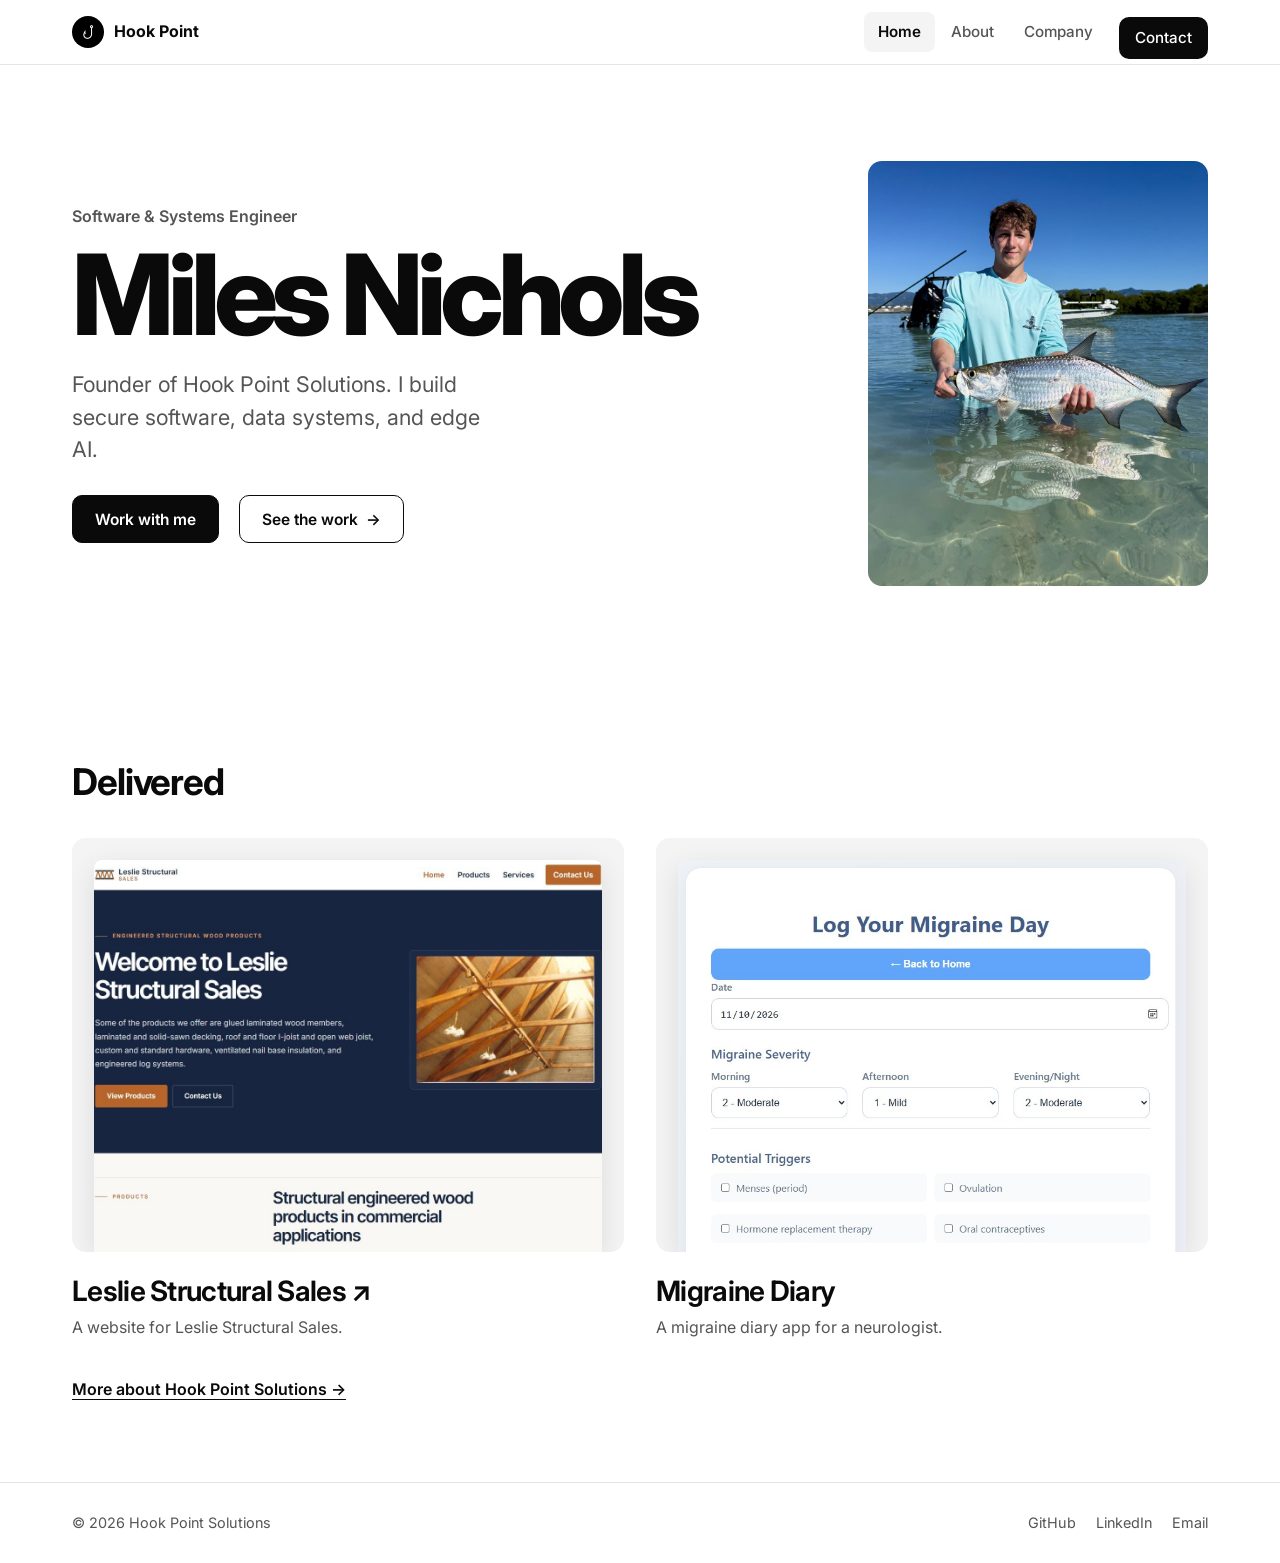
<file: index.html>
<!doctype html>
<html lang="en" class="no-js">
<head>
  <meta charset="utf-8">
  <meta name="viewport" content="width=device-width, initial-scale=1">
  <title>Miles Nichols · Hook Point Solutions</title>
  <meta name="description" content="Software &amp; systems engineer and founder of Hook Point Solutions. Secure full-stack software, data systems, and edge AI.">
  <link rel="canonical" href="https://hookpointsolutions.me/">
  <meta name="theme-color" content="#ffffff">
  <meta property="og:type" content="website">
  <meta property="og:title" content="Miles Nichols · Hook Point Solutions">
  <meta property="og:description" content="Secure full-stack software, data systems, and edge AI.">
  <meta property="og:url" content="https://hookpointsolutions.me/">
  <meta property="og:image" content="https://hookpointsolutions.me/banner.jpg">
  <meta name="twitter:card" content="summary_large_image">
  <meta name="twitter:image" content="https://hookpointsolutions.me/banner.jpg">
  <link rel="icon" href="logo.jpg?v=2" type="image/jpeg">
  <link rel="apple-touch-icon" href="logo.jpg?v=2">
  <link rel="preconnect" href="https://fonts.googleapis.com">
  <link rel="preconnect" href="https://fonts.gstatic.com" crossorigin>
  <link rel="stylesheet" href="https://fonts.googleapis.com/css2?family=Inter:wght@400;500;600;700;800&display=swap">
  <link rel="stylesheet" href="assets/css/styles.css?v=6">
  <script defer src="assets/js/main.js?v=6"></script>
</head>
<body>
<a class="skip-link" href="#main">Skip to content</a>

<header class="site-header">
  <div class="container header-bar">
    <a class="brand" href="index.html">
      <img class="brand-logo" src="logo.jpg?v=2" alt="" width="32" height="32">
      <span>Hook Point</span>
    </a>
    <button class="menu-btn" type="button" aria-expanded="false" aria-controls="site-nav" aria-label="Menu"><span></span><span></span></button>
    <nav class="site-nav" id="site-nav" aria-label="Primary">
      <ul>
        <li><a href="index.html" aria-current="page">Home</a></li>
        <li><a href="about.html">About</a></li>
        <li><a href="company.html">Company</a></li>
        <li><a class="nav-cta" href="contact.html">Contact</a></li>
      </ul>
    </nav>
  </div>
</header>

<main id="main">
  <section class="intro">
    <div class="container intro-grid">
      <div>
        <p class="kicker">Software &amp; Systems Engineer</p>
        <h1>Miles Nichols</h1>
        <p class="lead">Founder of Hook Point Solutions. I build secure software, data systems, and edge AI.</p>
        <div class="actions">
          <a class="btn" href="contact.html">Work with me</a>
          <a class="btn btn-line" href="company.html">See the work <span aria-hidden="true">&rarr;</span></a>
        </div>
      </div>
      <figure class="portrait">
        <img src="images/headshot.jpg" width="960" height="1200" alt="Miles Nichols wading in clear shallow water, holding a tarpon" fetchpriority="high">
      </figure>
    </div>
  </section>

  <section class="section">
    <div class="container">
      <h2>Delivered</h2>
      <div class="gallery">
        <article class="work">
          <a class="work-media" href="https://www.lesliestructural.com/" target="_blank" rel="noopener" tabindex="-1">
            <img src="images/leslie-site.jpg" width="1440" height="900" loading="lazy" alt="The Leslie Structural Sales homepage">
          </a>
          <div class="work-body">
            <h3><a href="https://www.lesliestructural.com/" target="_blank" rel="noopener">Leslie Structural Sales <span aria-hidden="true">&nearr;</span></a></h3>
            <p>A website for Leslie Structural Sales.</p>
          </div>
        </article>
        <article class="work">
          <a class="work-media" href="company.html" tabindex="-1">
            <img src="images/migraine-diary.jpg" width="832" height="624" loading="lazy" alt="The Migraine Diary daily log form">
          </a>
          <div class="work-body">
            <h3><a href="company.html">Migraine Diary</a></h3>
            <p>A migraine diary app for a neurologist.</p>
          </div>
        </article>
      </div>
      <p class="section-link"><a class="text-link" href="company.html">More about Hook Point Solutions <span aria-hidden="true">&rarr;</span></a></p>
    </div>
  </section>
</main>

<footer class="site-footer">
  <div class="container footer-bar">
    <p>&copy; <span id="year">2026</span> Hook Point Solutions</p>
    <ul>
      <li><a href="https://github.com/miles-nichols" target="_blank" rel="noopener">GitHub</a></li>
      <li><a href="https://www.linkedin.com/in/miles-nichols" target="_blank" rel="noopener">LinkedIn</a></li>
      <li><a href="mailto:miles@voilatech.com">Email</a></li>
    </ul>
  </div>
</footer>
</body>
</html>
</file>
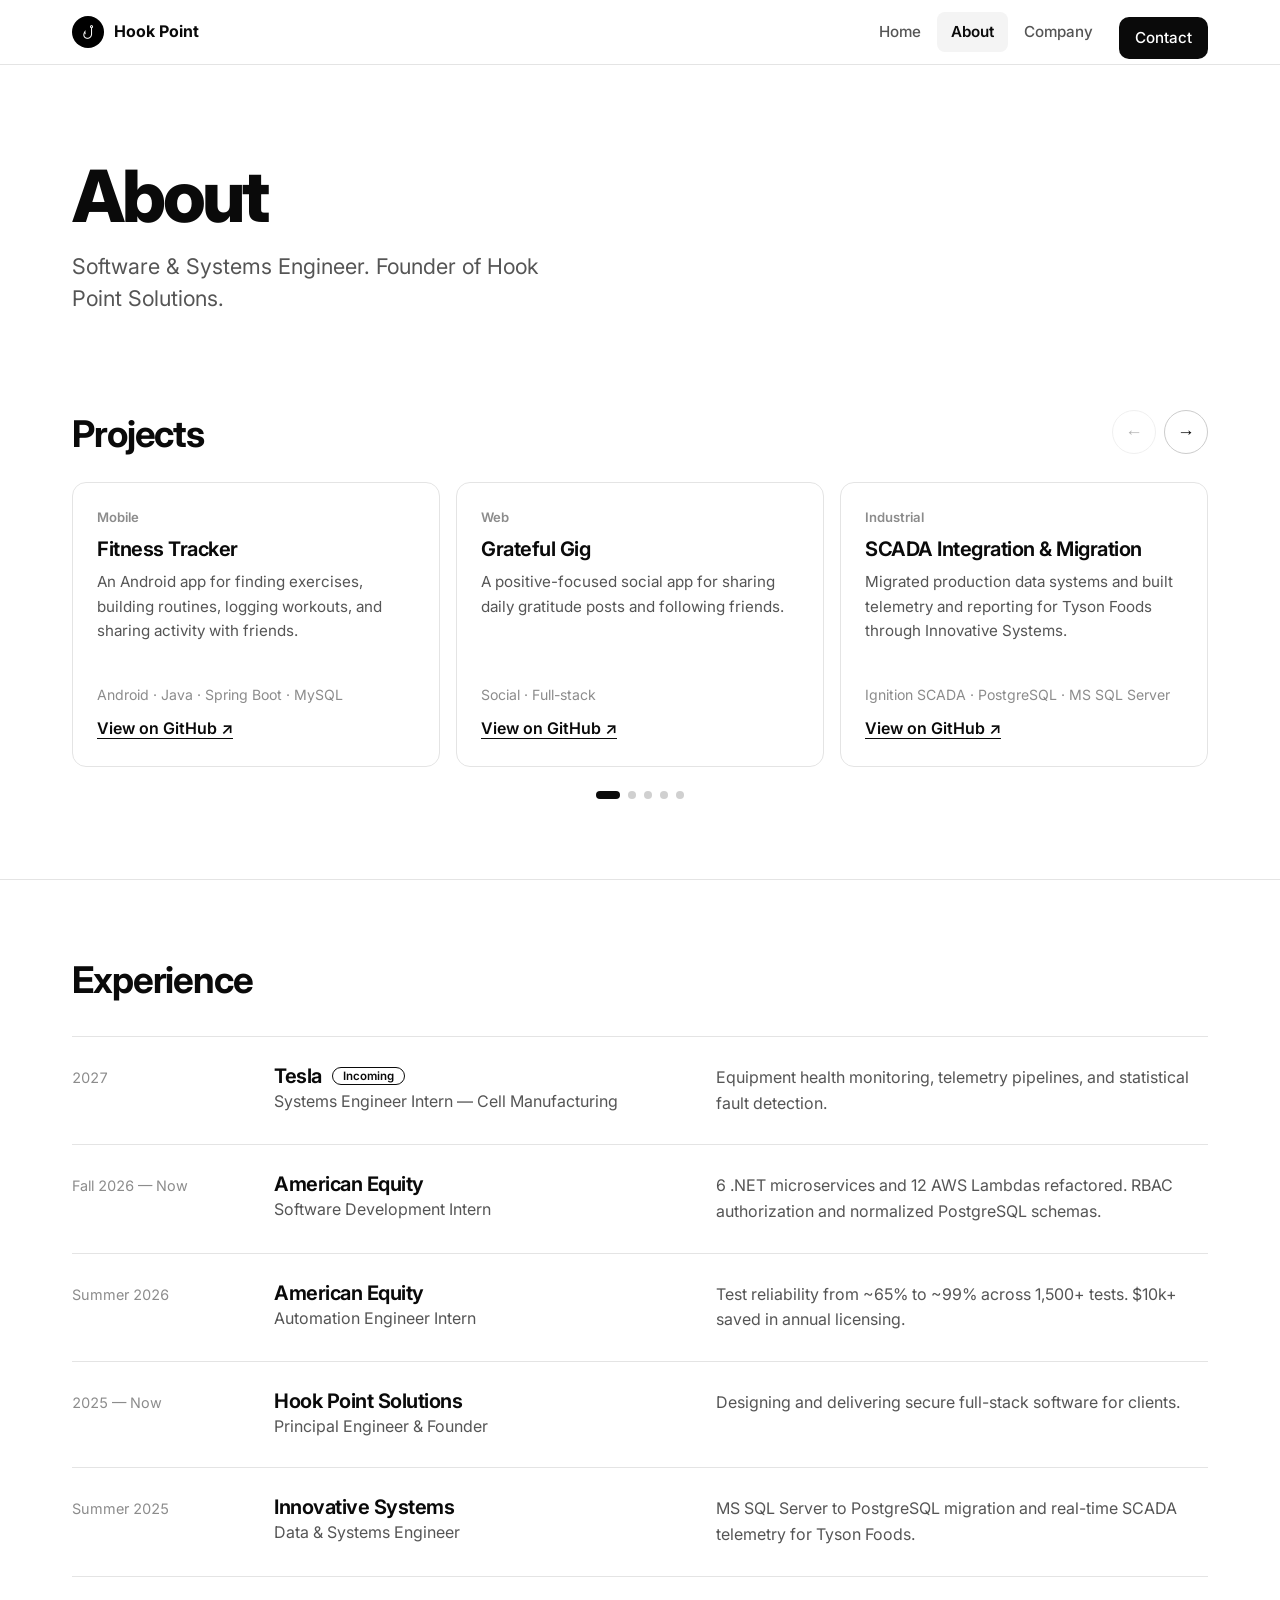
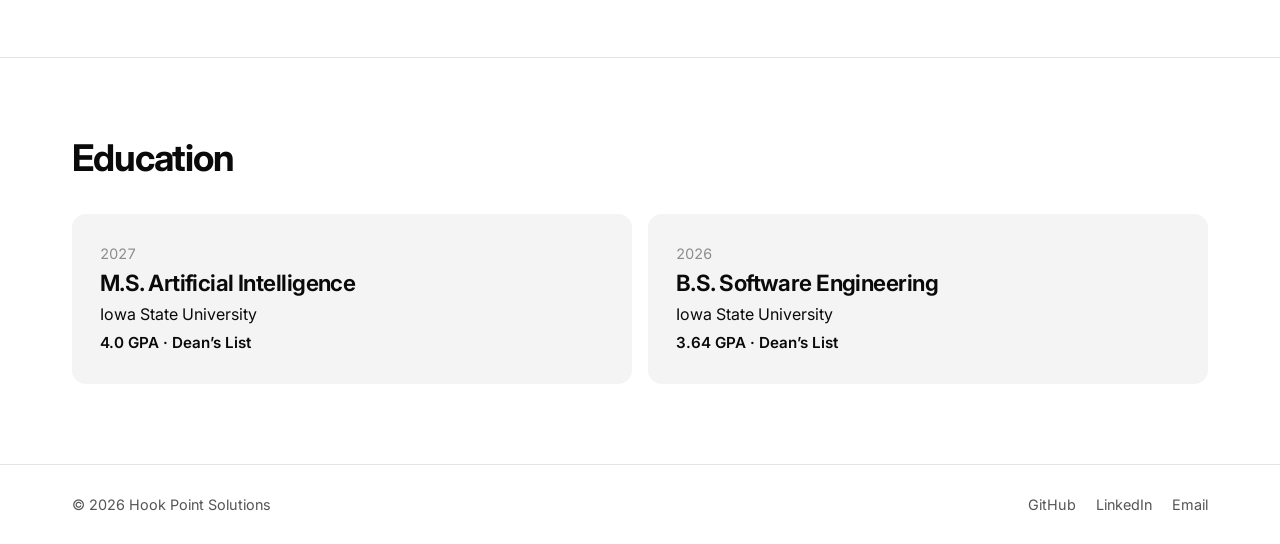
<file: about.html>
<!doctype html>
<html lang="en" class="no-js">
<head>
  <meta charset="utf-8">
  <meta name="viewport" content="width=device-width, initial-scale=1">
  <title>About · Miles Nichols</title>
  <meta name="description" content="Projects, experience, and education of Miles Nichols, software &amp; systems engineer.">
  <link rel="canonical" href="https://hookpointsolutions.me/about.html">
  <meta name="theme-color" content="#ffffff">
  <meta property="og:title" content="About · Miles Nichols">
  <meta property="og:image" content="https://hookpointsolutions.me/banner.jpg">
  <link rel="icon" href="logo.jpg?v=2" type="image/jpeg">
  <link rel="preconnect" href="https://fonts.googleapis.com">
  <link rel="preconnect" href="https://fonts.gstatic.com" crossorigin>
  <link rel="stylesheet" href="https://fonts.googleapis.com/css2?family=Inter:wght@400;500;600;700;800&display=swap">
  <link rel="stylesheet" href="assets/css/styles.css?v=6">
  <script defer src="assets/js/main.js?v=6"></script>
</head>
<body>
<a class="skip-link" href="#main">Skip to content</a>

<header class="site-header">
  <div class="container header-bar">
    <a class="brand" href="index.html">
      <img class="brand-logo" src="logo.jpg?v=2" alt="" width="32" height="32">
      <span>Hook Point</span>
    </a>
    <button class="menu-btn" type="button" aria-expanded="false" aria-controls="site-nav" aria-label="Menu"><span></span><span></span></button>
    <nav class="site-nav" id="site-nav" aria-label="Primary">
      <ul>
        <li><a href="index.html">Home</a></li>
        <li><a href="about.html" aria-current="page">About</a></li>
        <li><a href="company.html">Company</a></li>
        <li><a class="nav-cta" href="contact.html">Contact</a></li>
      </ul>
    </nav>
  </div>
</header>

<main id="main">
  <section class="page-head">
    <div class="container">
      <h1>About</h1>
      <p class="lead">Software &amp; Systems Engineer. Founder of Hook Point Solutions.</p>
    </div>
  </section>

  <section class="section" id="projects">
    <div class="container">
      <div class="head-row">
        <h2>Projects</h2>
        <div class="slider-btns">
          <button class="slider-btn" type="button" data-dir="-1" aria-label="Previous projects" aria-controls="project-track">&larr;</button>
          <button class="slider-btn" type="button" data-dir="1" aria-label="Next projects" aria-controls="project-track">&rarr;</button>
        </div>
      </div>
      <ul class="slider" id="project-track" tabindex="0" aria-label="Projects (scroll sideways for more)">
        <li class="project">
          <p class="label">Mobile</p>
          <h3>Fitness Tracker</h3>
          <p>An Android app for finding exercises, building routines, logging workouts, and sharing activity with friends.</p>
          <p class="stack">Android · Java · Spring Boot · MySQL</p>
          <a class="text-link" href="https://github.com/miles-nichols?tab=repositories" target="_blank" rel="noopener">View on GitHub <span aria-hidden="true">&nearr;</span></a>
        </li>
        <li class="project">
          <p class="label">Web</p>
          <h3>Grateful Gig</h3>
          <p>A positive-focused social app for sharing daily gratitude posts and following friends.</p>
          <p class="stack">Social · Full-stack</p>
          <a class="text-link" href="https://github.com/miles-nichols?tab=repositories" target="_blank" rel="noopener">View on GitHub <span aria-hidden="true">&nearr;</span></a>
        </li>
        <li class="project">
          <p class="label">Industrial</p>
          <h3>SCADA Integration &amp; Migration</h3>
          <p>Migrated production data systems and built telemetry and reporting for Tyson Foods through Innovative Systems.</p>
          <p class="stack">Ignition SCADA · PostgreSQL · MS SQL Server</p>
          <a class="text-link" href="https://github.com/miles-nichols?tab=repositories" target="_blank" rel="noopener">View on GitHub <span aria-hidden="true">&nearr;</span></a>
        </li>
        <li class="project">
          <p class="label">Embedded</p>
          <h3>Autonomous Robot Navigation</h3>
          <p>Embedded control and obstacle avoidance using sensors and servos, with a Python tool for live sensor visualization. Led a 6-person team.</p>
          <p class="stack">C · Python · TM4C123</p>
          <a class="text-link" href="https://github.com/miles-nichols?tab=repositories" target="_blank" rel="noopener">View on GitHub <span aria-hidden="true">&nearr;</span></a>
        </li>
        <li class="project">
          <p class="label">AI</p>
          <h3>Edge-AI Wildlife Classifier</h3>
          <p>A Raspberry Pi vision system connecting sensor-triggered detection to a cloud-backed web application.</p>
          <p class="stack">Python · Raspberry Pi · ML · Cloud</p>
          <a class="text-link" href="https://github.com/miles-nichols?tab=repositories" target="_blank" rel="noopener">View on GitHub <span aria-hidden="true">&nearr;</span></a>
        </li>
        <li class="project">
          <p class="label">AI</p>
          <h3>ASL Real-Time Transcription</h3>
          <p>Computer vision that translates sign-language video in real time at 99.28% classification accuracy.</p>
          <p class="stack">MediaPipe · OpenCV · SVM · Python</p>
          <a class="text-link" href="https://github.com/miles-nichols?tab=repositories" target="_blank" rel="noopener">View on GitHub <span aria-hidden="true">&nearr;</span></a>
        </li>
        <li class="project">
          <p class="label">Systems</p>
          <h3>ARMv8 / LEGv8 Disassembler</h3>
          <p>Decodes 32-bit machine code into assembly across 5 instruction formats, alongside hand-optimized C.</p>
          <p class="stack">Java · LEGv8 · C</p>
          <a class="text-link" href="https://github.com/miles-nichols?tab=repositories" target="_blank" rel="noopener">View on GitHub <span aria-hidden="true">&nearr;</span></a>
        </li>
      </ul>
      <div class="slider-dots" aria-hidden="true"></div>
    </div>
  </section>

  <section class="section" id="experience">
    <div class="container">
      <h2>Experience</h2>
      <ol class="rows">
        <li>
          <p class="when">2027</p>
          <div class="what"><h3>Tesla <span class="tag">Incoming</span></h3><p class="role">Systems Engineer Intern — Cell Manufacturing</p></div>
          <p class="detail">Equipment health monitoring, telemetry pipelines, and statistical fault detection.</p>
        </li>
        <li>
          <p class="when">Fall 2026 — Now</p>
          <div class="what"><h3>American Equity</h3><p class="role">Software Development Intern</p></div>
          <p class="detail">6 .NET microservices and 12 AWS Lambdas refactored. RBAC authorization and normalized PostgreSQL schemas.</p>
        </li>
        <li>
          <p class="when">Summer 2026</p>
          <div class="what"><h3>American Equity</h3><p class="role">Automation Engineer Intern</p></div>
          <p class="detail">Test reliability from ~65% to ~99% across 1,500+ tests. $10k+ saved in annual licensing.</p>
        </li>
        <li>
          <p class="when">2025 — Now</p>
          <div class="what"><h3>Hook Point Solutions</h3><p class="role">Principal Engineer &amp; Founder</p></div>
          <p class="detail">Designing and delivering secure full-stack software for clients.</p>
        </li>
        <li>
          <p class="when">Summer 2025</p>
          <div class="what"><h3>Innovative Systems</h3><p class="role">Data &amp; Systems Engineer</p></div>
          <p class="detail">MS SQL Server to PostgreSQL migration and real-time SCADA telemetry for Tyson Foods.</p>
        </li>
      </ol>
    </div>
  </section>

  <section class="section" id="education">
    <div class="container">
      <h2>Education</h2>
      <div class="two-col">
        <article class="edu">
          <p class="when">2027</p>
          <h3>M.S. Artificial Intelligence</h3>
          <p>Iowa State University</p>
          <p class="grade">4.0 GPA · Dean’s List</p>
        </article>
        <article class="edu">
          <p class="when">2026</p>
          <h3>B.S. Software Engineering</h3>
          <p>Iowa State University</p>
          <p class="grade">3.64 GPA · Dean’s List</p>
        </article>
      </div>
    </div>
  </section>
</main>

<footer class="site-footer">
  <div class="container footer-bar">
    <p>&copy; <span id="year">2026</span> Hook Point Solutions</p>
    <ul>
      <li><a href="https://github.com/miles-nichols" target="_blank" rel="noopener">GitHub</a></li>
      <li><a href="https://www.linkedin.com/in/miles-nichols" target="_blank" rel="noopener">LinkedIn</a></li>
      <li><a href="mailto:miles@voilatech.com">Email</a></li>
    </ul>
  </div>
</footer>
</body>
</html>
</file>
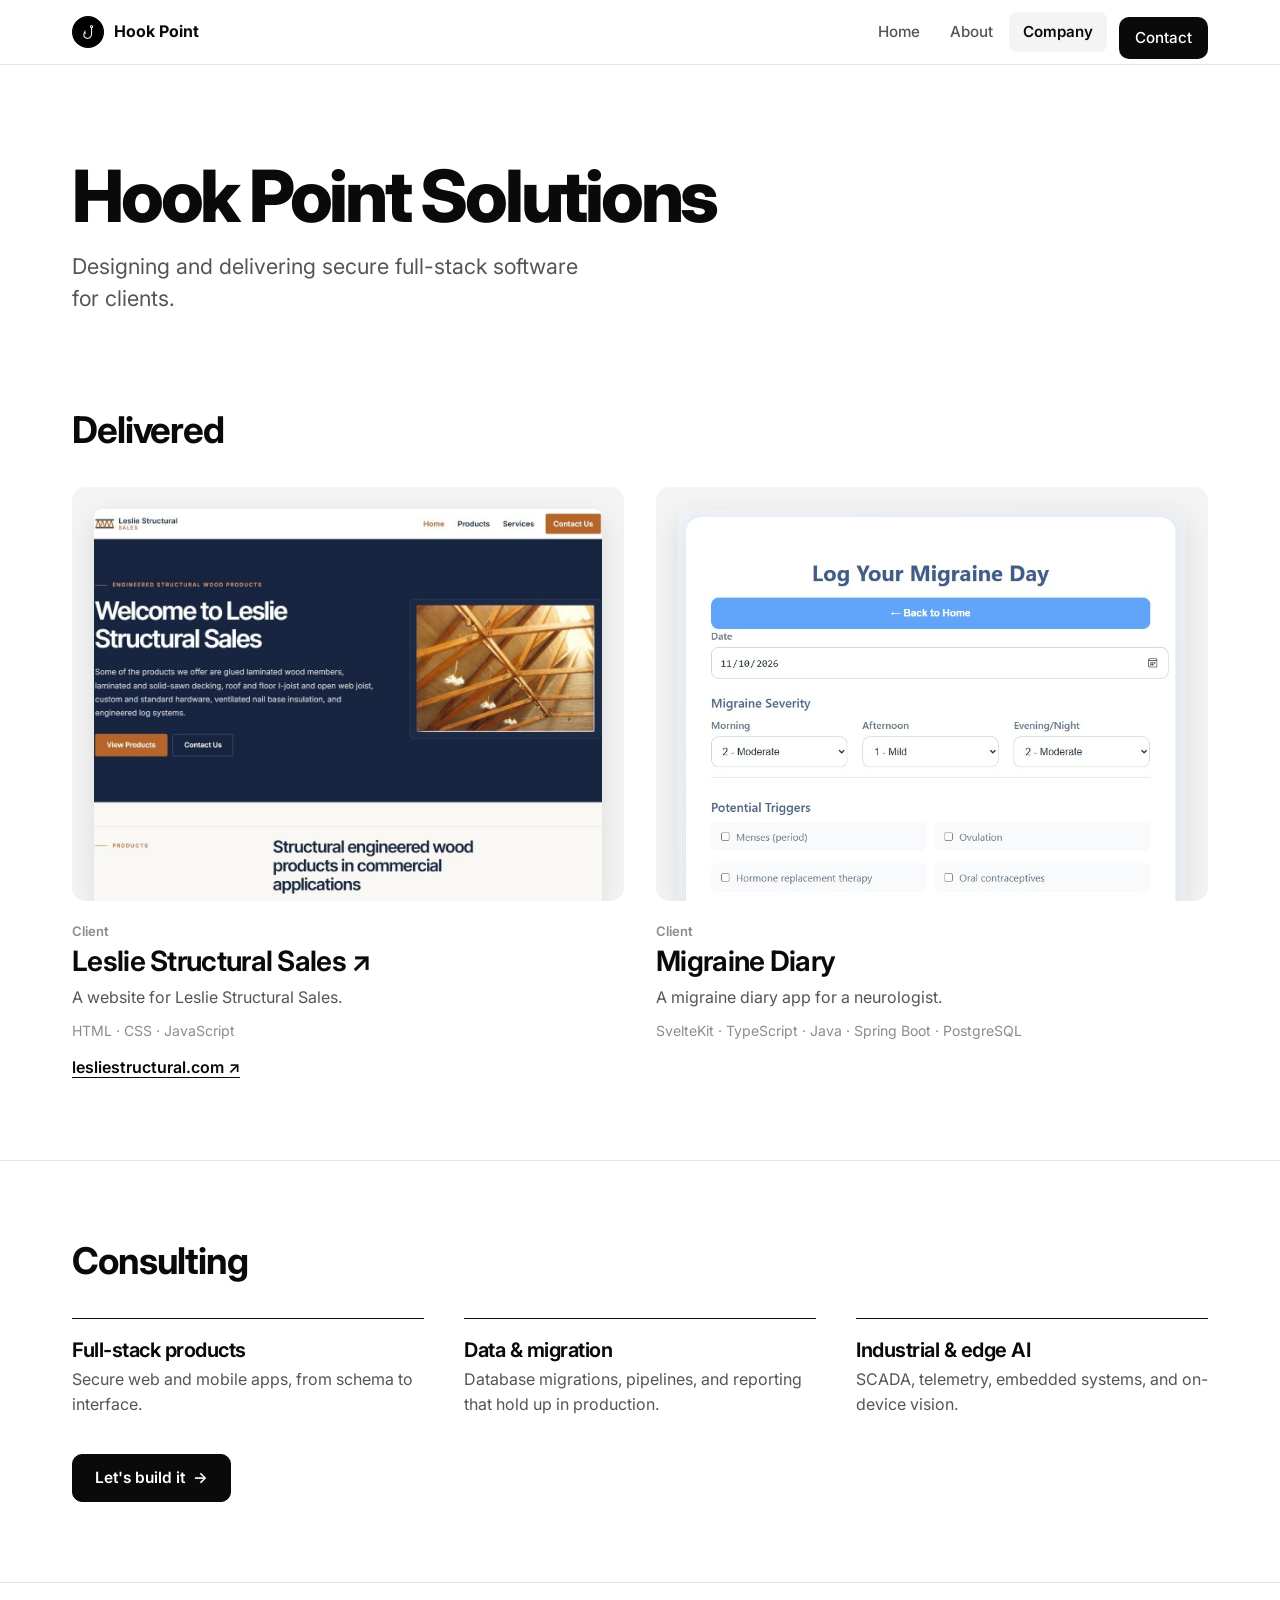
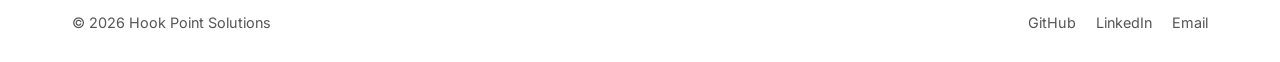
<file: company.html>
<!doctype html>
<html lang="en" class="no-js">
<head>
  <meta charset="utf-8">
  <meta name="viewport" content="width=device-width, initial-scale=1">
  <title>Hook Point Solutions · Delivered work</title>
  <meta name="description" content="Hook Point Solutions designs and delivers secure full-stack software for clients.">
  <link rel="canonical" href="https://hookpointsolutions.me/company.html">
  <meta name="theme-color" content="#ffffff">
  <meta property="og:title" content="Hook Point Solutions · Delivered work">
  <meta property="og:image" content="https://hookpointsolutions.me/banner.jpg">
  <link rel="icon" href="logo.jpg?v=2" type="image/jpeg">
  <link rel="preconnect" href="https://fonts.googleapis.com">
  <link rel="preconnect" href="https://fonts.gstatic.com" crossorigin>
  <link rel="stylesheet" href="https://fonts.googleapis.com/css2?family=Inter:wght@400;500;600;700;800&display=swap">
  <link rel="stylesheet" href="assets/css/styles.css?v=6">
  <script defer src="assets/js/main.js?v=6"></script>
</head>
<body>
<a class="skip-link" href="#main">Skip to content</a>

<header class="site-header">
  <div class="container header-bar">
    <a class="brand" href="index.html">
      <img class="brand-logo" src="logo.jpg?v=2" alt="" width="32" height="32">
      <span>Hook Point</span>
    </a>
    <button class="menu-btn" type="button" aria-expanded="false" aria-controls="site-nav" aria-label="Menu"><span></span><span></span></button>
    <nav class="site-nav" id="site-nav" aria-label="Primary">
      <ul>
        <li><a href="index.html">Home</a></li>
        <li><a href="about.html">About</a></li>
        <li><a href="company.html" aria-current="page">Company</a></li>
        <li><a class="nav-cta" href="contact.html">Contact</a></li>
      </ul>
    </nav>
  </div>
</header>

<main id="main">
  <section class="page-head">
    <div class="container">
      <h1>Hook Point Solutions</h1>
      <p class="lead">Designing and delivering secure full-stack software for clients.</p>
    </div>
  </section>

  <section class="section" id="delivered">
    <div class="container">
      <h2>Delivered</h2>
      <div class="gallery">
        <article class="work">
          <a class="work-media" href="https://www.lesliestructural.com/" target="_blank" rel="noopener" tabindex="-1">
            <img src="images/leslie-site.jpg" width="1440" height="900" loading="lazy" alt="The Leslie Structural Sales homepage">
          </a>
          <div class="work-body">
            <p class="label">Client</p>
            <h3><a href="https://www.lesliestructural.com/" target="_blank" rel="noopener">Leslie Structural Sales <span aria-hidden="true">&nearr;</span></a></h3>
            <p>A website for Leslie Structural Sales.</p>
            <p class="stack"><span class="sr-only">Stack: </span>HTML · CSS · JavaScript</p>
            <a class="text-link" href="https://www.lesliestructural.com/" target="_blank" rel="noopener">lesliestructural.com <span aria-hidden="true">&nearr;</span></a>
          </div>
        </article>
        <article class="work">
          <div class="work-media">
            <img src="images/migraine-diary.jpg" width="832" height="624" loading="lazy" alt="The Migraine Diary daily log form, with severity by time of day and a checklist of potential triggers">
          </div>
          <div class="work-body">
            <p class="label">Client</p>
            <h3>Migraine Diary</h3>
            <p>A migraine diary app for a neurologist.</p>
            <p class="stack"><span class="sr-only">Stack: </span>SvelteKit · TypeScript · Java · Spring Boot · PostgreSQL</p>
          </div>
        </article>
      </div>
    </div>
  </section>

  <section class="section" id="services">
    <div class="container">
      <h2>Consulting</h2>
      <ul class="three-col">
        <li><h3>Full-stack products</h3><p>Secure web and mobile apps, from schema to interface.</p></li>
        <li><h3>Data &amp; migration</h3><p>Database migrations, pipelines, and reporting that hold up in production.</p></li>
        <li><h3>Industrial &amp; edge AI</h3><p>SCADA, telemetry, embedded systems, and on-device vision.</p></li>
      </ul>
      <p class="section-link"><a class="btn" href="contact.html">Let's build it <span aria-hidden="true">&rarr;</span></a></p>
    </div>
  </section>
</main>

<footer class="site-footer">
  <div class="container footer-bar">
    <p>&copy; <span id="year">2026</span> Hook Point Solutions</p>
    <ul>
      <li><a href="https://github.com/miles-nichols" target="_blank" rel="noopener">GitHub</a></li>
      <li><a href="https://www.linkedin.com/in/miles-nichols" target="_blank" rel="noopener">LinkedIn</a></li>
      <li><a href="mailto:miles@voilatech.com">Email</a></li>
    </ul>
  </div>
</footer>
</body>
</html>
</file>
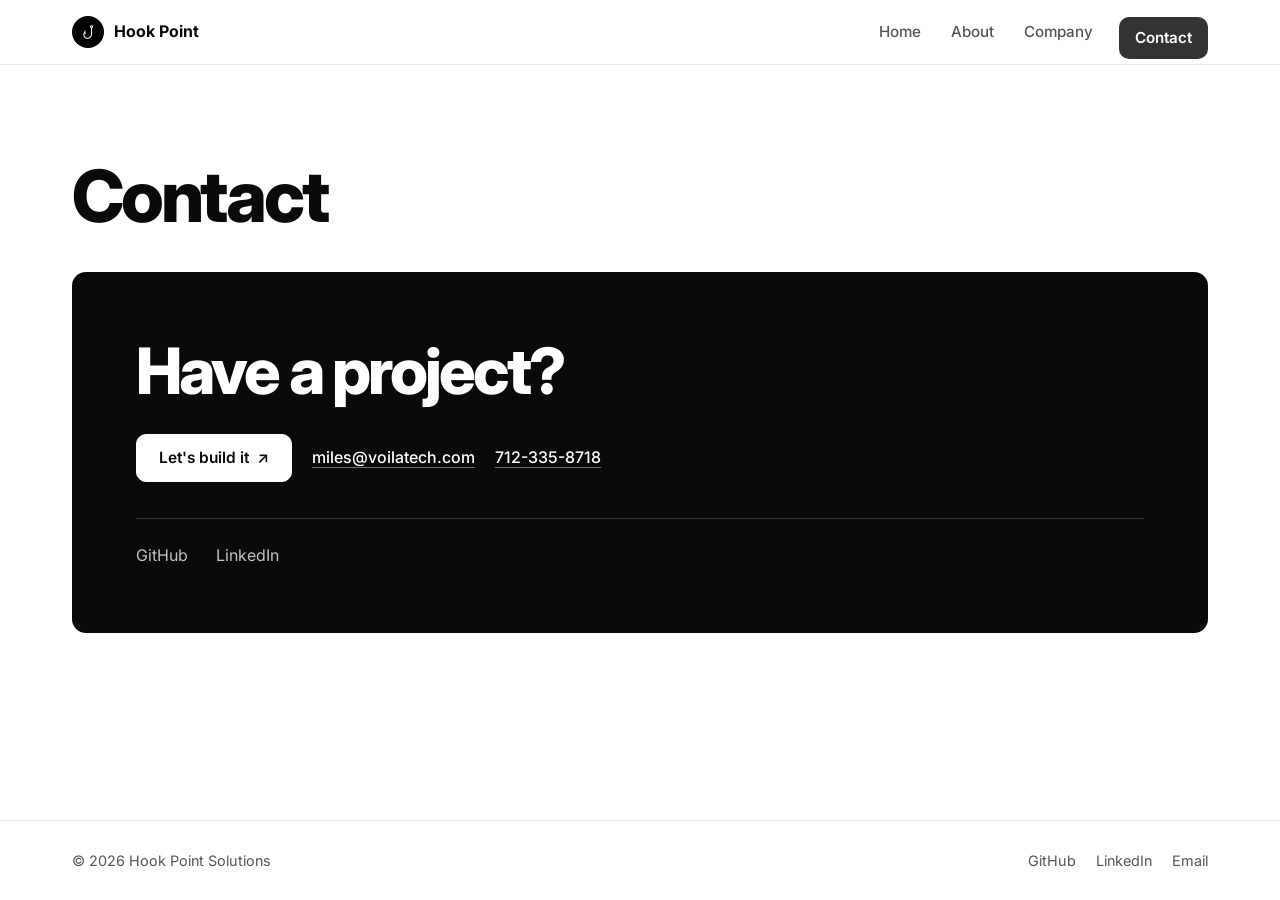
<file: contact.html>
<!doctype html>
<html lang="en" class="no-js">
<head>
  <meta charset="utf-8">
  <meta name="viewport" content="width=device-width, initial-scale=1">
  <title>Contact · Miles Nichols</title>
  <meta name="description" content="Have a project? Get in touch with Miles Nichols at Hook Point Solutions.">
  <link rel="canonical" href="https://hookpointsolutions.me/contact.html">
  <meta name="theme-color" content="#ffffff">
  <meta property="og:title" content="Contact · Miles Nichols">
  <meta property="og:image" content="https://hookpointsolutions.me/banner.jpg">
  <link rel="icon" href="logo.jpg?v=2" type="image/jpeg">
  <link rel="preconnect" href="https://fonts.googleapis.com">
  <link rel="preconnect" href="https://fonts.gstatic.com" crossorigin>
  <link rel="stylesheet" href="https://fonts.googleapis.com/css2?family=Inter:wght@400;500;600;700;800&display=swap">
  <link rel="stylesheet" href="assets/css/styles.css?v=6">
  <script defer src="assets/js/main.js?v=6"></script>
</head>
<body>
<a class="skip-link" href="#main">Skip to content</a>

<header class="site-header">
  <div class="container header-bar">
    <a class="brand" href="index.html">
      <img class="brand-logo" src="logo.jpg?v=2" alt="" width="32" height="32">
      <span>Hook Point</span>
    </a>
    <button class="menu-btn" type="button" aria-expanded="false" aria-controls="site-nav" aria-label="Menu"><span></span><span></span></button>
    <nav class="site-nav" id="site-nav" aria-label="Primary">
      <ul>
        <li><a href="index.html">Home</a></li>
        <li><a href="about.html">About</a></li>
        <li><a href="company.html">Company</a></li>
        <li><a class="nav-cta" href="contact.html" aria-current="page">Contact</a></li>
      </ul>
    </nav>
  </div>
</header>

<main id="main">
  <section class="page-head">
    <div class="container">
      <h1>Contact</h1>
    </div>
  </section>

  <section>
    <div class="container">
      <div class="contact-panel">
        <h2>Have a project?</h2>
        <div class="actions">
          <a class="btn btn-white" href="mailto:miles@voilatech.com">Let's build it <span aria-hidden="true">&nearr;</span></a>
          <a class="contact-mail" href="mailto:miles@voilatech.com">miles@voilatech.com</a>
          <a class="contact-mail" href="tel:+17123358718">712-335-8718</a>
        </div>
        <ul class="contact-links">
          <li><a href="https://github.com/miles-nichols" target="_blank" rel="noopener">GitHub</a></li>
          <li><a href="https://www.linkedin.com/in/miles-nichols" target="_blank" rel="noopener">LinkedIn</a></li>
        </ul>
      </div>
    </div>
  </section>
</main>

<footer class="site-footer">
  <div class="container footer-bar">
    <p>&copy; <span id="year">2026</span> Hook Point Solutions</p>
    <ul>
      <li><a href="https://github.com/miles-nichols" target="_blank" rel="noopener">GitHub</a></li>
      <li><a href="https://www.linkedin.com/in/miles-nichols" target="_blank" rel="noopener">LinkedIn</a></li>
      <li><a href="mailto:miles@voilatech.com">Email</a></li>
    </ul>
  </div>
</footer>
</body>
</html>
</file>
<file: assets/css/styles.css>
/* Hook Point Solutions — site styles. Plain CSS, no build step. Black and white only.
   After editing this file, bump the ?v= number on its <link> in every .html page
   so browsers load the new version instead of a cached copy. */

:root {
  --black: #0a0a0a;
  --text: #0a0a0a;
  --muted: #555555;
  --faint: #8c8c8c;
  --bg: #ffffff;
  --gray: #f4f4f4;
  --line: #e4e4e4;
  --max: 1200px;
  --pad: 20px;
  --header: 64px;
  --radius: 14px;
  --font: "Inter", system-ui, -apple-system, "Segoe UI", Roboto, Arial, sans-serif;
}

*, *::before, *::after { box-sizing: border-box; }
html { -webkit-text-size-adjust: 100%; scroll-behavior: smooth; }
body { margin: 0; min-height: 100vh; display: flex; flex-direction: column; font: 400 1rem/1.6 var(--font); color: var(--text); background: var(--bg); -webkit-font-smoothing: antialiased; }
main { flex: 1; }
img { max-width: 100%; height: auto; display: block; }
a { color: inherit; }
h1, h2, h3 { margin: 0; line-height: 1.1; letter-spacing: -.025em; font-weight: 700; }
h1 { font-size: clamp(2.6rem, 7vw, 4.5rem); font-weight: 800; letter-spacing: -.045em; line-height: .98; }
h2 { font-size: clamp(1.7rem, 3.4vw, 2.3rem); letter-spacing: -.03em; }
h3 { font-size: 1.25rem; font-weight: 650; }
p { margin: 0; }
ul, ol { margin: 0; padding: 0; list-style: none; }
figure { margin: 0; }

.container { width: 100%; max-width: var(--max); margin: 0 auto; padding: 0 var(--pad); }
@media (min-width: 700px) { :root { --pad: 32px; } }

.sr-only { position: absolute; width: 1px; height: 1px; margin: -1px; overflow: hidden; clip: rect(0 0 0 0); white-space: nowrap; }
.skip-link { position: absolute; left: -9999px; top: 8px; z-index: 100; padding: 10px 16px; background: var(--black); color: #fff; }
.skip-link:focus { left: 8px; }
:focus-visible { outline: 2px solid var(--black); outline-offset: 3px; border-radius: 4px; }

/* ---------- Buttons & small text ---------- */
.btn {
  display: inline-flex; align-items: center; gap: 8px; min-height: 48px; padding: 12px 22px;
  border: 1px solid var(--black); border-radius: 10px; background: var(--black); color: #fff;
  font: 600 .97rem/1 var(--font); text-decoration: none; transition: background-color .15s ease, color .15s ease;
}
.btn:hover { background: #333; border-color: #333; }
.btn-line { background: #fff; color: var(--black); }
.btn-line:hover { background: var(--black); border-color: var(--black); color: #fff; }
.btn-white { background: #fff; border-color: #fff; color: var(--black); }
.btn-white:hover { background: #ddd; border-color: #ddd; }
.actions { display: flex; flex-wrap: wrap; align-items: center; gap: 12px 20px; }
.text-link { font-weight: 600; text-decoration: underline; text-decoration-thickness: 1px; text-underline-offset: 4px; }
.text-link:hover { text-decoration-thickness: 2px; }
.label { font-size: .82rem; font-weight: 600; color: var(--faint); }
.stack { font-size: .88rem; color: var(--faint); }

/* ---------- Header & navigation ---------- */
.site-header { position: sticky; top: 0; z-index: 50; background: rgba(255,255,255,.95); border-bottom: 1px solid var(--line); -webkit-backdrop-filter: blur(8px); backdrop-filter: blur(8px); }
.header-bar { display: flex; align-items: center; justify-content: space-between; height: var(--header); }
.brand { display: inline-flex; align-items: center; gap: 10px; font-weight: 700; text-decoration: none; }
.brand-logo { width: 32px; height: 32px; border-radius: 50%; object-fit: cover; }

.menu-btn {
  display: inline-flex; flex-direction: column; justify-content: center; gap: 6px; width: 44px; height: 44px; padding: 0 11px;
  border: 1px solid var(--line); border-radius: 10px; background: #fff; cursor: pointer;
}
.menu-btn span { display: block; height: 2px; background: var(--black); border-radius: 2px; transition: transform .2s ease; }
.menu-btn[aria-expanded="true"] span:first-child { transform: translateY(4px) rotate(45deg); }
.menu-btn[aria-expanded="true"] span:last-child { transform: translateY(-4px) rotate(-45deg); }

.site-nav { display: none; position: absolute; top: 100%; left: 0; right: 0; background: #fff; border-bottom: 1px solid var(--line); }
.site-nav.is-open { display: block; }
.site-nav ul { padding: 8px var(--pad) 20px; }
.site-nav a { display: block; padding: 12px 0; font-weight: 500; color: var(--muted); text-decoration: none; border-bottom: 1px solid var(--line); }
.site-nav a:hover, .site-nav a[aria-current="page"] { color: var(--black); }
.site-nav a[aria-current="page"] { font-weight: 700; }
.site-nav .nav-cta { margin-top: 12px; border: 0; border-radius: 10px; background: var(--black); color: #fff; text-align: center; }
.no-js .menu-btn { display: none; }
.no-js .site-nav { display: block; position: static; border: 0; }

@media (min-width: 760px) {
  .menu-btn { display: none; }
  .site-nav, .site-nav.is-open { display: block; position: static; border: 0; background: none; }
  .site-nav ul { display: flex; align-items: center; gap: 2px; padding: 0; }
  .site-nav a { padding: 8px 14px; border: 0; border-radius: 8px; font-size: .95rem; }
  .site-nav a:hover { background: var(--gray); }
  .site-nav a[aria-current="page"] { background: var(--gray); font-weight: 600; }
  .site-nav .nav-cta { margin-left: 10px; padding: 9px 16px; color: #fff; }
  .site-nav .nav-cta:hover, .site-nav .nav-cta[aria-current="page"] { background: #333; color: #fff; }
}

/* ---------- Page layout ---------- */
.page-head { padding: 64px 0 8px; }
.page-head .lead { margin-top: 18px; }
.lead { max-width: 40ch; font-size: clamp(1.1rem, 2vw, 1.35rem); line-height: 1.5; color: var(--muted); }
.section { padding: 56px 0; }
.section + .section { border-top: 1px solid var(--line); }
.section h2 { margin-bottom: 28px; }
@media (min-width: 900px) { .page-head { padding: 96px 0 16px; } .section { padding: 80px 0; } .section h2 { margin-bottom: 36px; } }

/* ---------- Home intro ---------- */
.intro { padding: 56px 0 64px; }
.intro-grid { display: grid; gap: 40px; align-items: center; }
.kicker { font-weight: 600; color: var(--muted); margin-bottom: 14px; }
.intro h1 { font-size: clamp(3.2rem, 10vw, 7rem); letter-spacing: -.055em; line-height: .92; }
.intro .lead { max-width: 32ch; margin: 22px 0 30px; }
.portrait { max-width: 240px; }
.portrait img { width: 100%; aspect-ratio: 4 / 5; object-fit: cover; border-radius: var(--radius); background: var(--gray); }
@media (min-width: 600px) { .portrait { max-width: 300px; } }
@media (min-width: 900px) {
  .intro { padding: 96px 0; }
  .intro-grid { grid-template-columns: 1fr 340px; gap: 64px; }
  .portrait { justify-self: end; max-width: 340px; }
}

/* ---------- Delivered cards ---------- */
.gallery { display: grid; gap: 40px; }
@media (min-width: 860px) { .gallery { grid-template-columns: 1fr 1fr; gap: 32px; } }
.work-media {
  display: block; overflow: hidden; aspect-ratio: 4 / 3; padding: 22px 22px 0;
  border-radius: var(--radius); background: var(--gray);
}
.work-media img {
  width: 100%; height: 100%; object-fit: cover; object-position: top;
  border-radius: 8px 8px 0 0; box-shadow: 0 8px 28px rgba(0,0,0,.10);
  transition: transform .5s cubic-bezier(.2,.7,.2,1);
}
.work:hover .work-media img { transform: translateY(-6px); }
.work-body { padding-top: 20px; }
.work-body h3 { font-size: clamp(1.4rem, 2.4vw, 1.75rem); margin: 4px 0 8px; }
.work-body h3 a { text-decoration: none; }
.work-body h3 a:hover { text-decoration: underline; text-underline-offset: 4px; }
.work-body > p:not(.label):not(.stack) { color: var(--muted); }
.work-body .stack { margin-top: 10px; }
.work-body .text-link { display: inline-block; margin-top: 12px; }
.section-link { margin-top: 36px; }

/* ---------- Projects slider ---------- */
.head-row { display: flex; align-items: flex-end; justify-content: space-between; gap: 16px; margin-bottom: 28px; }
.head-row h2 { margin: 0; }
.slider-btns { display: flex; gap: 8px; }
.slider-btn {
  width: 44px; height: 44px; border: 1px solid #cccccc; border-radius: 50%; background: #fff; color: var(--black);
  font-size: 1.1rem; cursor: pointer; transition: background-color .15s ease, border-color .15s ease, color .15s ease, opacity .15s ease;
}
.slider-btn:hover:not(:disabled) { background: var(--black); border-color: var(--black); color: #fff; }
.slider-btn:disabled { opacity: .3; cursor: default; }
.no-js .slider-btns, .no-js .slider-dots { display: none; }
.slider {
  display: flex; gap: 16px; overflow-x: auto; scroll-snap-type: x mandatory; scroll-behavior: smooth;
  overscroll-behavior-x: contain; scrollbar-width: none;
}
.slider::-webkit-scrollbar { display: none; }
.slider:focus-visible { outline-offset: 6px; }
.project {
  flex: 0 0 85%; scroll-snap-align: start; display: flex; flex-direction: column; gap: 10px; min-height: 270px;
  padding: 24px; border: 1px solid var(--line); border-radius: var(--radius); background: #fff; transition: border-color .15s ease;
}
.project:hover { border-color: var(--black); }
.project > p:not(.label):not(.stack) { color: var(--muted); font-size: .95rem; }
.project .stack { margin-top: auto; padding-top: 6px; }
@media (min-width: 640px) { .project { flex-basis: calc((100% - 16px) / 2); } }
@media (min-width: 1000px) { .project { flex-basis: calc((100% - 32px) / 3); } }
.slider-dots { display: flex; justify-content: center; gap: 8px; margin-top: 24px; }
.slider-dots button { width: 8px; height: 8px; padding: 0; border: 0; border-radius: 999px; background: #d0d0d0; cursor: pointer; transition: width .2s ease, background-color .2s ease; }
.slider-dots button[aria-current="true"] { width: 24px; background: var(--black); }

/* ---------- Experience ---------- */
.rows { border-top: 1px solid var(--line); }
.rows li { display: grid; gap: 6px; padding: 24px 0; border-bottom: 1px solid var(--line); }
.when { font-size: .9rem; color: var(--faint); font-variant-numeric: tabular-nums; }
.what h3 { display: flex; flex-wrap: wrap; align-items: center; gap: 10px; }
.role { color: var(--muted); margin-top: 2px; }
.detail { color: var(--muted); margin-top: 6px; }
.tag { padding: 2px 10px; border: 1px solid var(--black); border-radius: 999px; font-size: .72rem; font-weight: 600; letter-spacing: 0; }
@media (min-width: 900px) {
  .rows li { grid-template-columns: 170px 1fr 1.2fr; gap: 32px; align-items: baseline; padding: 28px 0; }
  .detail { margin-top: 0; }
}

/* ---------- Education ---------- */
.two-col { display: grid; gap: 16px; }
@media (min-width: 760px) { .two-col { grid-template-columns: 1fr 1fr; } }
.edu { padding: 28px; border-radius: var(--radius); background: var(--gray); }
.edu h3 { font-size: 1.4rem; margin: 6px 0; }
.edu .grade { font-weight: 600; margin-top: 4px; font-size: .95rem; }

/* ---------- Services (Company page) ---------- */
.three-col { display: grid; gap: 24px; }
.three-col li { padding-top: 20px; border-top: 1px solid var(--black); }
.three-col h3 { margin-bottom: 6px; }
.three-col p { color: var(--muted); }
@media (min-width: 900px) { .three-col { grid-template-columns: repeat(3, 1fr); gap: 40px; } }

/* ---------- Contact page ---------- */
.contact-panel { margin: 24px 0 72px; padding: 40px 28px; border-radius: var(--radius); background: var(--black); color: #fff; }
.contact-panel h2 { color: #fff; font-size: clamp(2.2rem, 6vw, 4rem); font-weight: 800; letter-spacing: -.045em; margin-bottom: 28px; }
.contact-mail { color: #fff; font-weight: 500; text-decoration: underline; text-underline-offset: 4px; text-decoration-color: rgba(255,255,255,.4); }
.contact-mail:hover { text-decoration-color: #fff; }
.contact-links { display: flex; flex-wrap: wrap; gap: 12px 28px; margin-top: 36px; padding-top: 24px; border-top: 1px solid rgba(255,255,255,.18); }
.contact-links a { color: rgba(255,255,255,.75); text-decoration: none; }
.contact-links a:hover { color: #fff; text-decoration: underline; text-underline-offset: 4px; }
@media (min-width: 900px) { .contact-panel { padding: 64px; } }

/* ---------- Footer ---------- */
.site-footer { padding: 28px 0; border-top: 1px solid var(--line); font-size: .9rem; color: var(--muted); }
.footer-bar { display: flex; flex-wrap: wrap; align-items: center; justify-content: space-between; gap: 12px 24px; }
.footer-bar ul { display: flex; flex-wrap: wrap; gap: 8px 20px; }
.footer-bar a { text-decoration: none; }
.footer-bar a:hover { color: var(--black); text-decoration: underline; text-underline-offset: 4px; }

/* ---------- 404 ---------- */
.not-found { padding: 120px 0; }
.not-found h1 { font-size: clamp(4rem, 14vw, 8rem); }
.not-found p { color: var(--muted); margin: 8px 0 28px; }

@media (prefers-reduced-motion: reduce) {
  html, .slider { scroll-behavior: auto; }
  .work-media img { transition: none; }
  .work:hover .work-media img { transform: none; }
}
</file>
